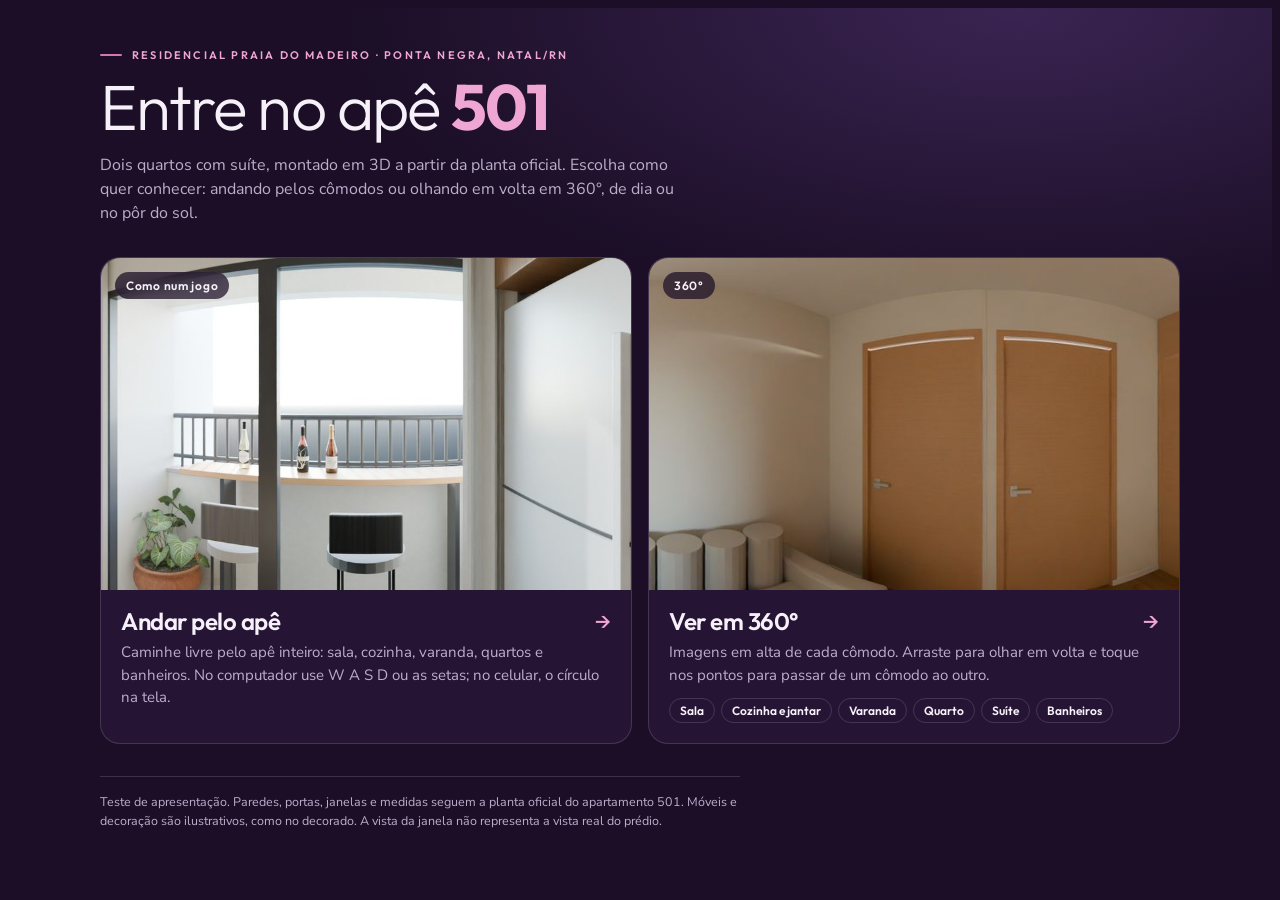
<file: index.html>
<!doctype html>
<html lang="pt-BR">
<head>
<meta charset="utf-8">
<meta name="robots" content="noindex, nofollow">
<meta name="viewport" content="width=device-width, initial-scale=1, viewport-fit=cover">
<title>Apê 501 Praia do Madeiro</title>
<link rel="preconnect" href="https://fonts.googleapis.com">
<link rel="preconnect" href="https://fonts.gstatic.com" crossorigin>
<link href="https://fonts.googleapis.com/css2?family=Outfit:wght@300;400;600;700&family=Nunito+Sans:wght@400;600&display=swap" rel="stylesheet">
<style>
  /* entrada escura, como as duas experiências: título curto e as duas portas de entrada lado a lado (empilhadas no celular) */
  :root {
    --fundo: #1b0e26; --fundo-2: #261434; --texto: #f6f0f9; --apagado: #bcaecb;
    --rosa: #D575B1; --rosa-2: #F0A6D3; --linha: rgba(255, 255, 255, .14);
    --f-tit: "Outfit", "Avenir Next", system-ui, sans-serif;
    --f-txt: "Nunito Sans", system-ui, sans-serif;
    color-scheme: dark;
  }
  html, body { background: var(--fundo); color: var(--texto); }
  body { font-family: var(--f-txt); font-size: 16px; line-height: 1.5; -webkit-font-smoothing: antialiased;
    background: radial-gradient(90% 60% at 80% 0%, #3a2452 0%, var(--fundo) 60%) var(--fundo); min-height: 100%; }
  .pagina { max-width: 1080px; margin: 0 auto; padding-block: 40px 32px;
    padding-left: max(16px, env(safe-area-inset-left, 0px)); padding-right: max(16px, env(safe-area-inset-right, 0px));
    display: grid; gap: 32px; }
  .kicker { font: 600 11px var(--f-tit); letter-spacing: .2em; text-transform: uppercase; color: var(--rosa-2); display: flex; align-items: center; gap: 10px; }
  .kicker::before { content: ""; width: 22px; height: 2px; background: var(--rosa); border-radius: 2px; }
  h1 { font: 300 clamp(36px, 6vw, 64px)/1.02 var(--f-tit); letter-spacing: -.03em; margin: 12px 0 14px; text-wrap: balance; }
  h1 b { font-weight: 700; color: var(--rosa-2); }
  .intro p { margin: 0; max-width: 58ch; color: var(--apagado); }
  .portas { display: grid; grid-template-columns: repeat(2, minmax(0, 1fr)); gap: 16px; }
  .porta { display: grid; grid-template-rows: auto 1fr; text-decoration: none; color: inherit; border-radius: 20px; overflow: hidden;
    background: var(--fundo-2); border: 1px solid var(--linha); transition: transform .25s, border-color .25s; }
  .porta:hover, .porta:focus-visible { transform: translateY(-3px); border-color: var(--rosa); outline: none; }
  .porta figure { margin: 0; aspect-ratio: 16 / 10; overflow: hidden; position: relative; background: #000; max-width: 100%; }
  .porta img { width: 100%; height: 100%; object-fit: cover; display: block; }
  .porta.p360 img { object-position: 30% 50%; animation: girar 40s linear infinite alternate; width: 260%; max-width: none; }
  @keyframes girar { to { transform: translateX(-61%); } }
  .selo { position: absolute; left: 14px; top: 14px; font: 600 12px var(--f-tit); letter-spacing: .06em; padding: 6px 11px; border-radius: 999px;
    background: rgba(27, 14, 38, .72); backdrop-filter: blur(8px); -webkit-backdrop-filter: blur(8px); color: var(--texto); }
  .texto { padding: 18px 20px 20px; display: grid; gap: 6px; align-content: start; }
  .texto h2 { font: 600 24px/1.15 var(--f-tit); letter-spacing: -.02em; margin: 0; display: flex; justify-content: space-between; align-items: center; gap: 12px; }
  .texto h2::after { content: "→"; font-weight: 400; color: var(--rosa-2); transition: transform .25s; }
  .porta:hover h2::after { transform: translateX(4px); }
  .texto p { margin: 0; color: var(--apagado); font-size: 15px; }
  .comodos { display: flex; flex-wrap: wrap; gap: 6px; margin-top: 6px; }
  .comodos span { font: 600 12px var(--f-tit); padding: 4px 10px; border-radius: 999px; border: 1px solid var(--linha); color: var(--texto); }
  .nota { font-size: 12.5px; color: var(--apagado); max-width: 80ch; margin: 0; border-top: 1px solid var(--linha); padding-top: 16px; }
  @media (max-width: 720px) {
    .pagina { padding-block: 28px 24px; gap: 24px; }
    .portas { grid-template-columns: minmax(0, 1fr); }
  }
  @media (prefers-reduced-motion: reduce) { .porta.p360 img { animation: none; } .porta { transition: none; } }
</style>
</head>
<body>

<main class="pagina">
  <header class="intro">
    <span class="kicker">Residencial Praia do Madeiro · Ponta Negra, Natal/RN</span>
    <h1>Entre no apê <b>501</b></h1>
    <p>Dois quartos com suíte, montado em 3D a partir da planta oficial. Escolha como quer conhecer: andando pelos cômodos ou olhando em volta em 360°, de dia ou no pôr do sol.</p>
  </header>

  <nav class="portas" aria-label="Escolha a experiência">
    <a class="porta" href="passeio.html">
      <figure><img src="assets/capa_passeio.jpg" alt="Cozinha e jantar do apê 501 com a porta de vidro da varanda ao fundo"><span class="selo">Como num jogo</span></figure>
      <div class="texto">
        <h2>Andar pelo apê</h2>
        <p>Caminhe livre pelo apê inteiro: sala, cozinha, varanda, quartos e banheiros. No computador use W A S D ou as setas; no celular, o círculo na tela.</p>
      </div>
    </a>
    <a class="porta p360" href="360.html">
      <figure><img src="assets/capa_360.jpg" alt="Panorâmica 360° da sala do apê 501"><span class="selo">360°</span></figure>
      <div class="texto">
        <h2>Ver em 360°</h2>
        <p>Imagens em alta de cada cômodo. Arraste para olhar em volta e toque nos pontos para passar de um cômodo ao outro.</p>
        <div class="comodos"><span>Sala</span><span>Cozinha e jantar</span><span>Varanda</span><span>Quarto</span><span>Suíte</span><span>Banheiros</span></div>
      </div>
    </a>
  </nav>

  <p class="nota">Teste de apresentação. Paredes, portas, janelas e medidas seguem a planta oficial do apartamento 501. Móveis e decoração são ilustrativos, como no decorado. A vista da janela não representa a vista real do prédio.</p>
</main>
</body>
</html>
</file>
